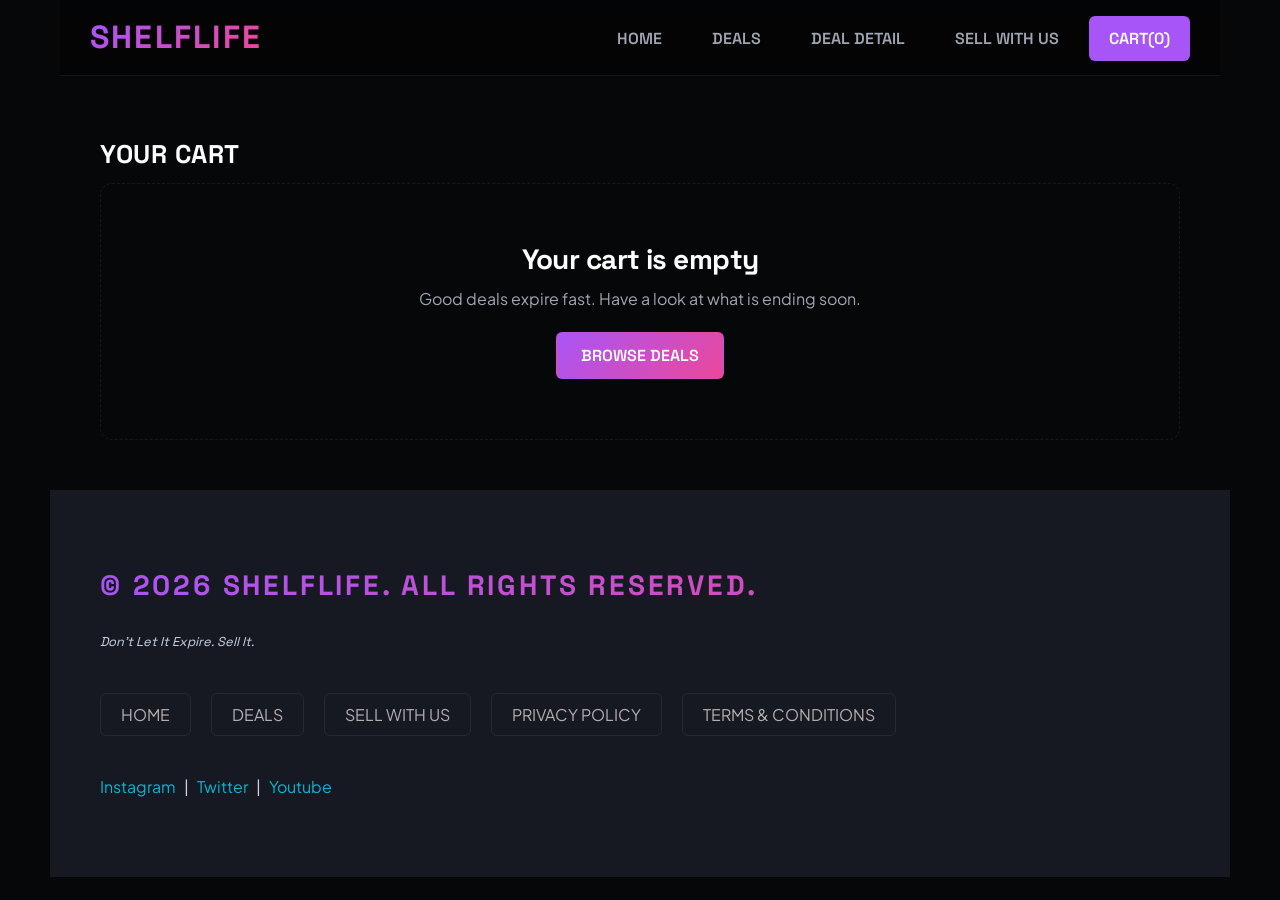
<file: cart.html>
<!DOCTYPE html>
<html lang="en">
<head>
    <meta charset="UTF-8">
    <meta name="viewport" content="width=device-width, initial-scale=1.0">
    <title>ShelfLife - Your Cart</title>
    <meta name="description" content="Review the near-expiry deals in your ShelfLife cart.">
    <meta name="theme-color" content="#060709">
    <link rel="icon" href="favicon.svg" type="image/svg+xml">
    <link rel="stylesheet" href="style.css">
</head>
<body>
    <header>
        <h1>ShelfLife</h1>
        <nav>
            <ul>
                <li><a href="index.html">Home</a></li>
                <li><a href="products.html">Deals</a></li>
                <li><a href="productdetail.html">Deal Detail</a></li>
                <li><a href="contact.html">Sell With Us</a></li>
                <li><a href="cart.html">Cart(0)</a></li>
            </ul>
        </nav>
    </header>

    <main>
        <section class="page-section">
            <h2>Your Cart</h2>

            <div id="cart-layout" class="cart-layout" hidden>
                <div id="cart-items"></div>
                <aside id="cart-summary" class="cart-summary"></aside>
            </div>

            <div id="cart-empty" class="cart-message" hidden>
                <h3>Your cart is empty</h3>
                <p>Good deals expire fast. Have a look at what is ending soon.</p>
                <a href="products.html" class="btn-primary">Browse deals</a>
            </div>

            <div id="order-done" class="cart-message" hidden>
                <h3>Order placed</h3>
                <p>Thanks for saving a product from the bin. This is a demo, so no payment was taken.</p>
                <a href="products.html" class="btn-primary">Keep shopping</a>
            </div>
        </section>
    </main>

    <footer id="footer">
        <h3>&copy; 2026 ShelfLife. All rights reserved.</h3>
        <p><em>Don't Let It Expire. Sell It.</em></p>
        <nav>
            <ul>
                <li><a href="index.html">Home</a></li>
                <li><a href="products.html">Deals</a></li>
                <li><a href="contact.html">Sell With Us</a></li>
                <li><a href="#">Privacy Policy</a></li>
                <li><a href="#">Terms &amp; Conditions</a></li>
            </ul>
        </nav>

        <a href="#">Instagram</a>|<a href="#">Twitter</a>|<a href="#">Youtube</a>
    </footer>

    <script src="cart.js"></script>
    <script src="ui.js"></script>
</body>
</html>
</file>
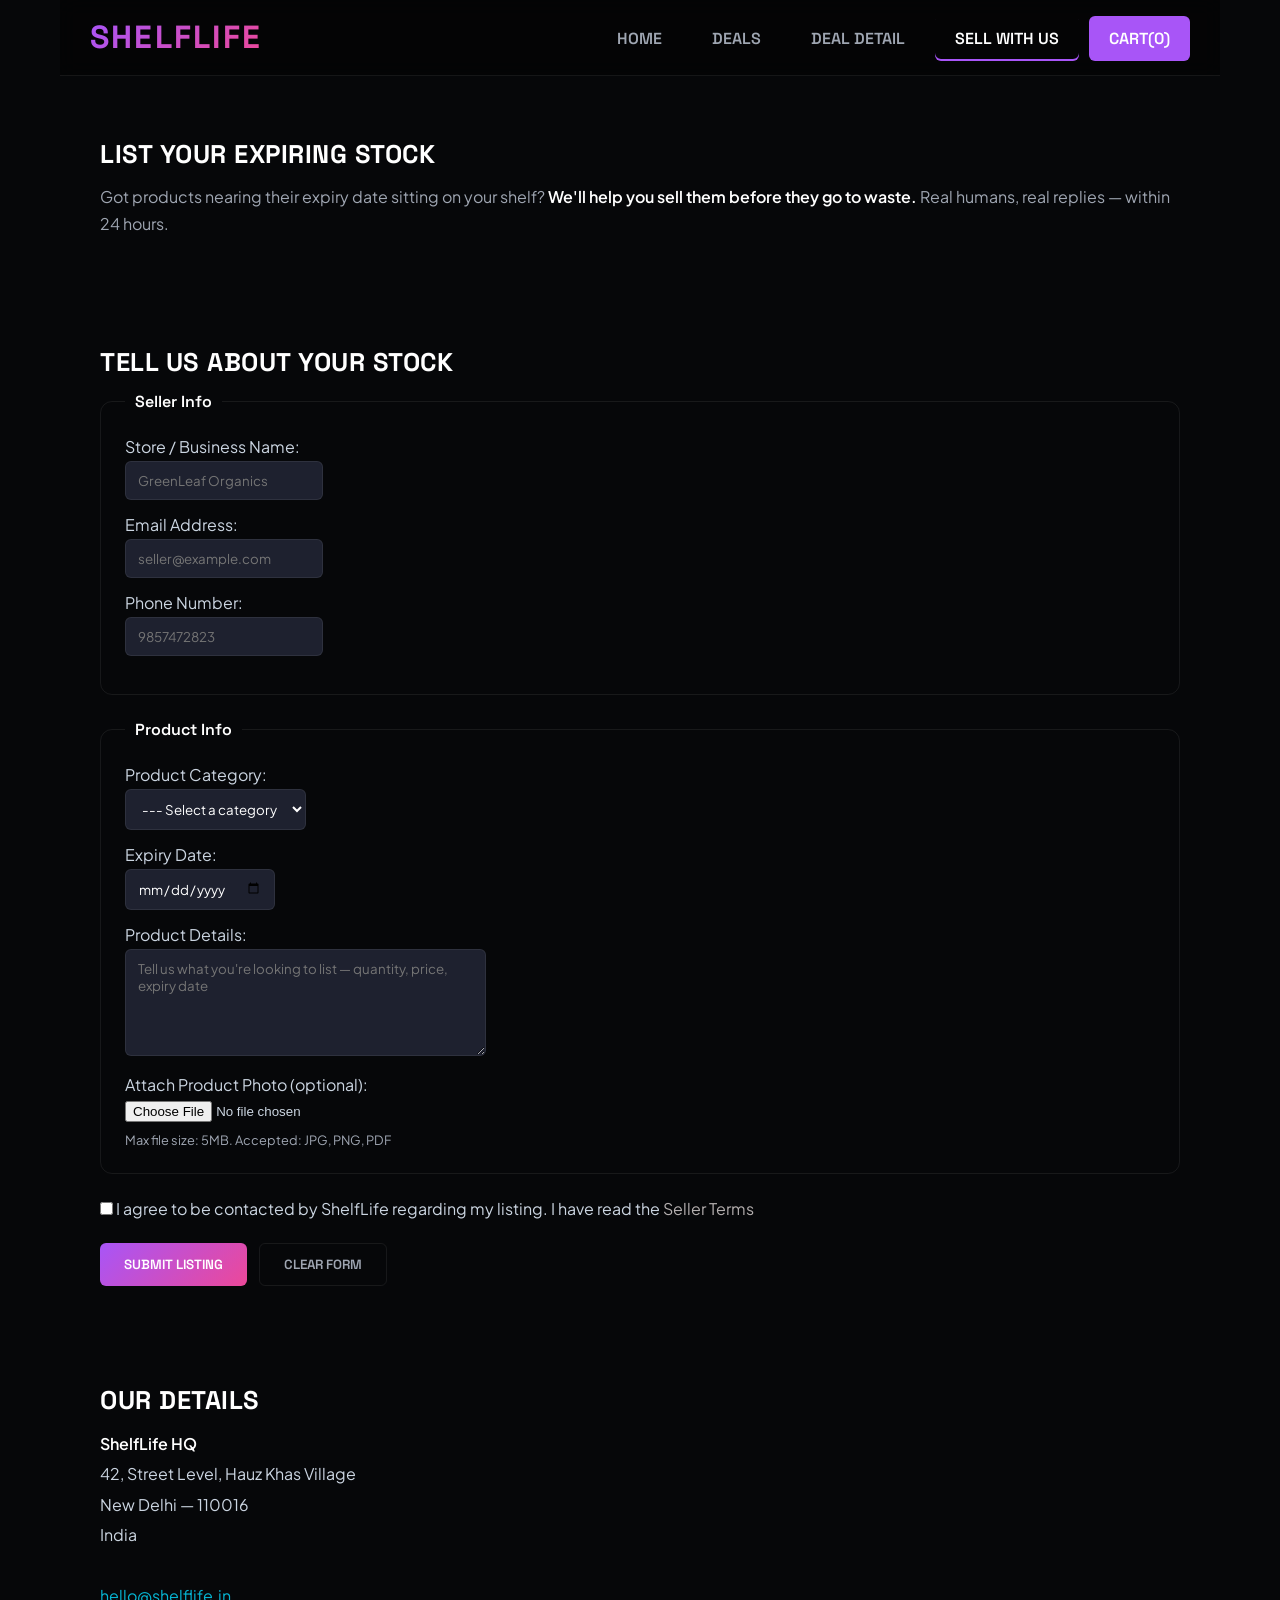
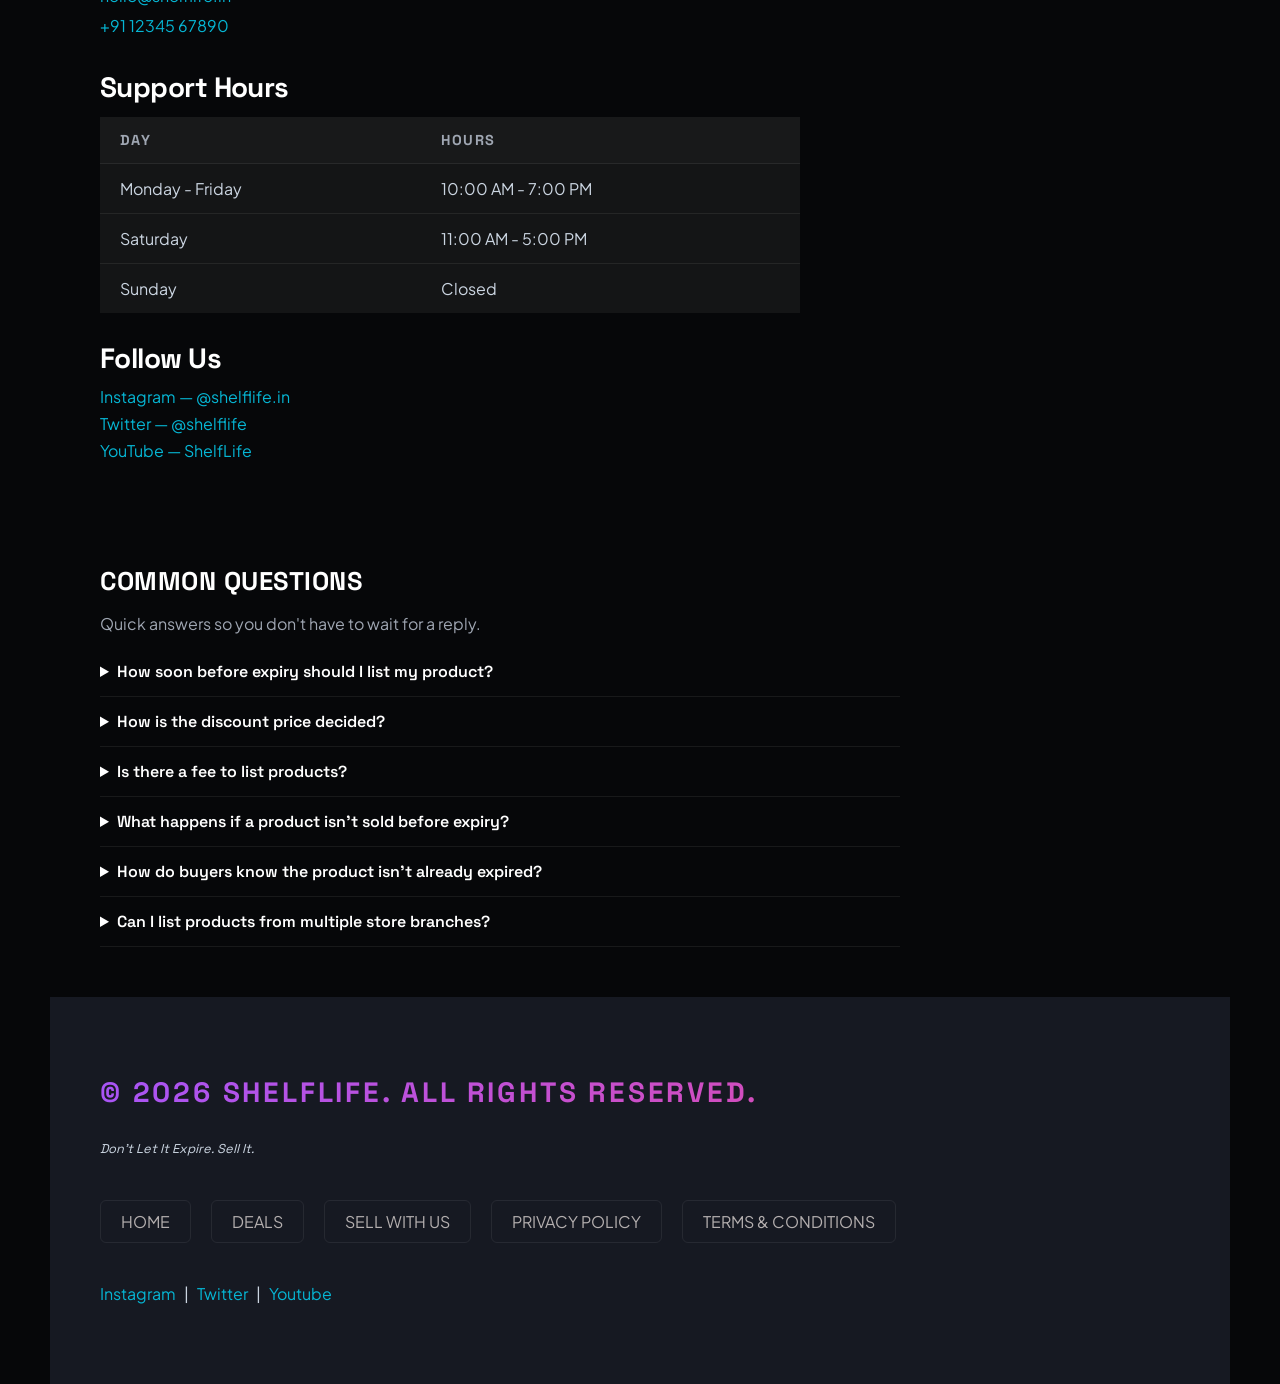
<file: contact.html>
<!DOCTYPE html>
<html lang="en">
<head>
    <meta charset="UTF-8">
    <meta name="viewport" content="width=device-width, initial-scale=1.0">
    <title>Contact - ShelfLife</title>
    <meta name="description" content="Sell your near-expiry stock on ShelfLife. List your products, get a reply within 24 hours and avoid waste.">
    <meta name="theme-color" content="#060709">
    <link rel="icon" href="favicon.svg" type="image/svg+xml">
    <link rel="stylesheet" href="style.css">
</head>
<body>
    <header>
        <h1>ShelfLife</h1>
        <nav>
            <ul>
                <li><a href="index.html">Home</a></li>
                <li><a href="products.html">Deals</a></li>
                <li><a href="productdetail.html">Deal Detail</a></li>
                <li><a href="contact.html">Sell With Us</a></li>
                <li><a href="cart.html">Cart(0)</a></li>
            </ul>
        </nav>
    </header>

    <main>
        <section class="page-section">
            <h2>List Your Expiring Stock</h2>
            <p>Got products nearing their expiry date sitting on your shelf? <strong>We'll help you sell them before they go to waste.</strong> Real humans, real replies — within 24 hours.</p>
        </section>

        <section class="page-section">
            <h2>Tell Us About Your Stock</h2>
            <form action="" id="seller-form">

                <fieldset>
                    <legend>Seller Info</legend>
                    <label for="store-name">Store / Business Name:</label>
                    <br>
                    <input type="text" id="store-name" name="store-name" placeholder="GreenLeaf Organics" required>
                    <br>
                    <label for="email-address">Email Address:</label>
                    <br>
                    <input type="email" id="email-address" name="email-address" placeholder="seller@example.com" required>
                    <br>
                    <label for="phone-number">Phone Number:</label>
                    <br>
                    <input type="tel" id="phone-number" name="phone-number" placeholder="9857472823">
                </fieldset>

                <fieldset>
                    <legend>Product Info</legend>
                    <label for="category">Product Category:</label>
                    <br>
                    <select name="category" id="category" required>
                        <option value="" selected disabled>--- Select a category</option>
                        <option value="groceries">Groceries</option>
                        <option value="bakery">Bakery</option>
                        <option value="dairy">Dairy</option>
                        <option value="personal-care">Personal Care</option>
                        <option value="snacks">Snacks</option>
                        <option value="other">Other</option>
                    </select>
                    <br>
                    <label for="expiry-date">Expiry Date:</label>
                    <br>
                    <input type="date" id="expiry-date" name="expiry-date">
                    <br>
                    <label for="message">Product Details:</label>
                    <br>
                    <textarea name="message" id="message" rows="5" cols="40" placeholder="Tell us what you're looking to list — quantity, price, expiry date"></textarea>
                    <br>
                    <label for="file">Attach Product Photo (optional):</label>
                    <br>
                    <input type="file" id="file" name="file" accept=".jpg,.jpeg,.png,.pdf">
                    <br>
                    <small>Max file size: 5MB. Accepted: JPG, PNG, PDF</small>
                </fieldset>

                <input type="checkbox" name="consent" id="consent" required>
                <label for="consent">I agree to be contacted by ShelfLife regarding my listing. I have read the <a href="#">Seller Terms</a></label>

                <div class="form-actions">
                    <button type="submit">Submit Listing</button>
                    <button type="reset" class="secondary">Clear form</button>
                </div>
            </form>
        </section>

        <section class="page-section">
            <h2>Our Details</h2>

            <address>
                <strong>ShelfLife HQ</strong><br>
                42, Street Level, Hauz Khas Village<br>
                New Delhi — 110016<br>
                India
                <br><br>
                <a href="mailto:hello@shelflife.in">hello@shelflife.in</a>
                <br>
                <a href="tel:+911234567890">+91 12345 67890</a>
            </address>

            <h3>Support Hours</h3>
            <table>
                <tr>
                    <th>Day</th>
                    <th>Hours</th>
                </tr>
                <tr>
                    <td>Monday - Friday</td>
                    <td>10:00 AM - 7:00 PM</td>
                </tr>
                <tr>
                    <td>Saturday</td>
                    <td>11:00 AM - 5:00 PM</td>
                </tr>
                <tr>
                    <td>Sunday</td>
                    <td>Closed</td>
                </tr>
            </table>

            <h3>Follow Us</h3>

            <ul class="link-list">
                <li><a href="#">Instagram — @shelflife.in</a></li>
                <li><a href="#">Twitter — @shelflife</a></li>
                <li><a href="#">YouTube — ShelfLife</a></li>
            </ul>
        </section>

        <section class="page-section">
            <h2>Common questions</h2>
            <p>Quick answers so you don't have to wait for a reply.</p>

            <details>
                <summary>How soon before expiry should I list my product?</summary>
                <p>You can list anytime, but products <strong>within 15 days of expiry</strong> get automatically flagged for discount pricing and appear on our "Ending Soon" section for maximum visibility.</p>
            </details>
            <details>
                <summary>How is the discount price decided?</summary>
                <p>You set your own discount when listing. We recommend <strong>30—50% off</strong> based on days remaining — the closer to expiry, the higher the recommended discount to sell faster.</p>
            </details>
            <details>
                <summary>Is there a fee to list products?</summary>
                <p>Listing is <strong>free</strong> for verified local sellers. We only take a small commission on completed sales, so you only pay when you actually sell.</p>
            </details>
            <details>
                <summary>What happens if a product isn't sold before expiry?</summary>
                <p>Unsold listings are automatically removed <strong>2 days before</strong> the expiry date to keep the platform trustworthy for buyers.</p>
            </details>
            <details>
                <summary>How do buyers know the product isn't already expired?</summary>
                <p>Every listing shows the <strong>exact expiry date</strong> and days remaining. We verify seller-submitted dates and remove any inaccurate listings.</p>
            </details>
            <details>
                <summary>Can I list products from multiple store branches?</summary>
                <p>Yes. ShelfLife supports multi-branch sellers. Reach out via the form above and select <strong>"Other"</strong> as the category, and mention your branches in the message.</p>
            </details>
        </section>
    </main>

    <footer id="footer">
        <h3>&copy; 2026 ShelfLife. All rights reserved.</h3>
        <p><em>Don't Let It Expire. Sell It.</em></p>
        <nav>
            <ul>
                <li><a href="index.html">Home</a></li>
                <li><a href="products.html">Deals</a></li>
                <li><a href="contact.html">Sell With Us</a></li>
                <li><a href="#">Privacy Policy</a></li>
                <li><a href="#">Terms &amp; Conditions</a></li>
            </ul>
        </nav>

        <a href="#">Instagram</a>|<a href="#">Twitter</a>|<a href="#">Youtube</a>
    </footer>

    <script src="cart.js"></script>
    
    <script src="forms.js"></script>
    <script src="ui.js"></script>
</body>
</html>
</file>
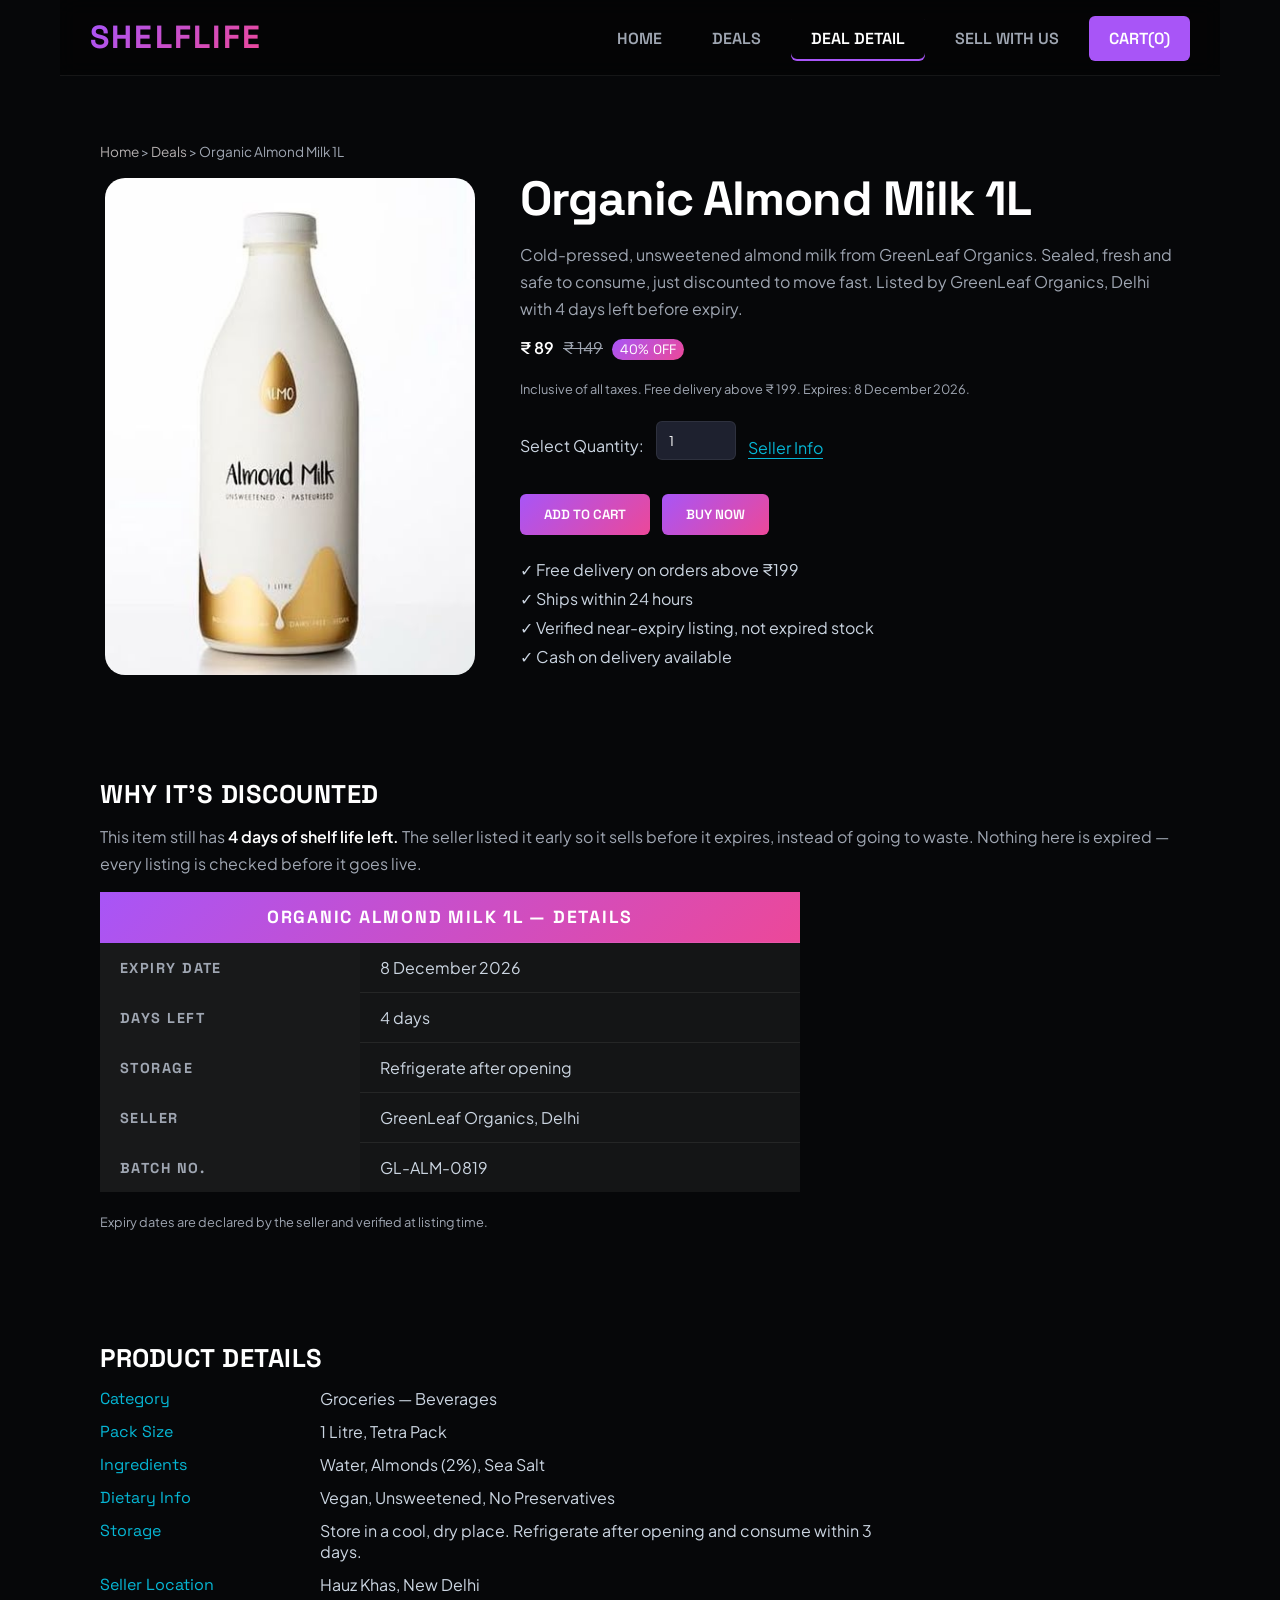
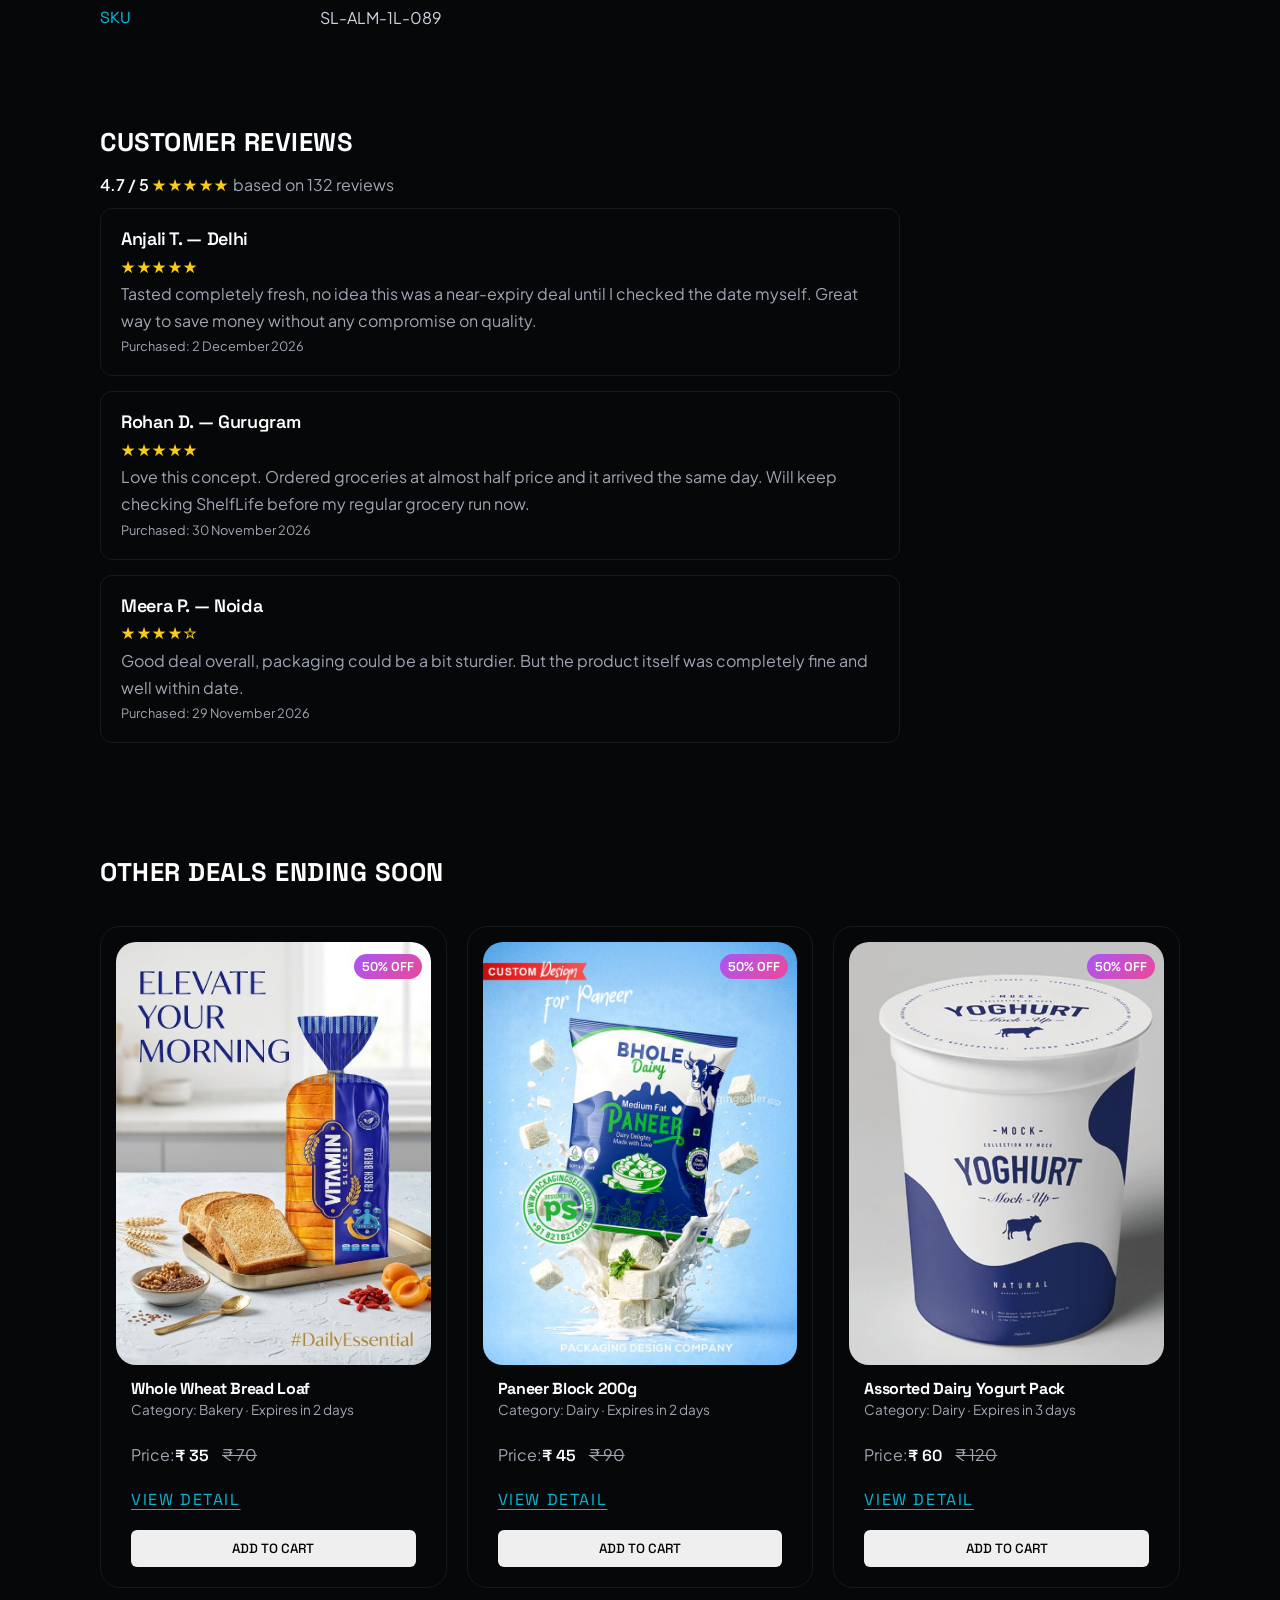
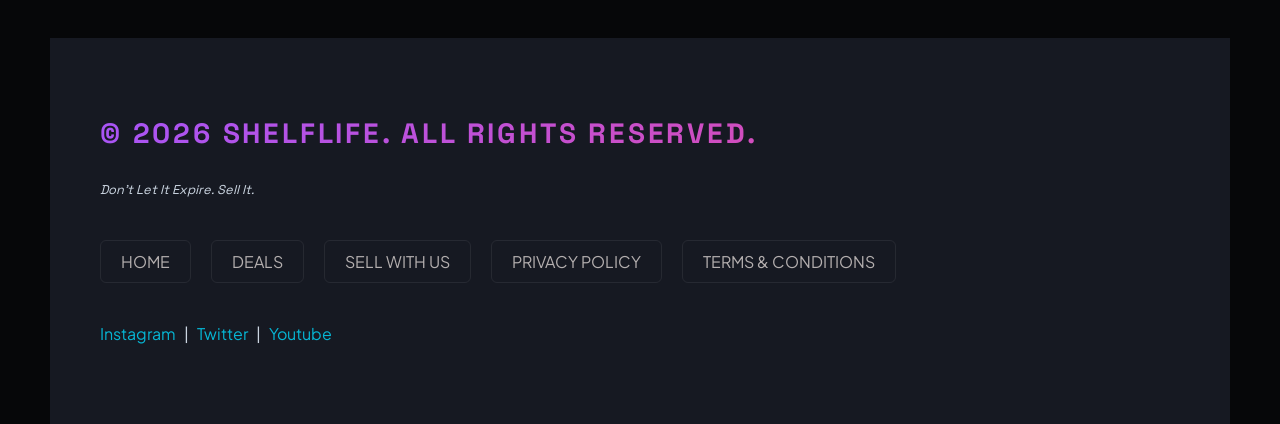
<file: productdetail.html>
<!DOCTYPE html>
<html lang="en">
<head>
    <meta charset="UTF-8">
    <meta name="viewport" content="width=device-width, initial-scale=1.0">
    <title>ShelfLife - Deal Detail</title>
    <meta name="description" content="See the price, expiry date, seller and reviews for this near-expiry deal on ShelfLife.">
    <meta name="theme-color" content="#060709">
    <link rel="icon" href="favicon.svg" type="image/svg+xml">
    <link rel="stylesheet" href="style.css">
</head>
<body>
    <header>
        <h1>ShelfLife</h1>
        <nav>
            <ul>
                <li><a href="index.html">Home</a></li>
                <li><a href="products.html">Deals</a></li>
                <li><a href="productdetail.html">Deal Detail</a></li>
                <li><a href="contact.html">Sell With Us</a></li>
                <li><a href="cart.html">Cart(0)</a></li>
            </ul>
        </nav>
    </header>

    <main>
        <section class="page-section detail-section">
            <p class="breadcrumb"><a href="index.html">Home</a> &gt; <a href="products.html">Deals</a> &gt; <span id="crumb-name"></span></p>

            <div class="detail-hero">
                <figure>
                    <img id="detail-img" src="" alt="">
                    <figcaption id="detail-cap"></figcaption>
                </figure>

                <div class="detail-info">
                    <h1 id="detail-name"></h1>
                    <p id="detail-desc"></p>
                    <p>
                        <strong class="price-now" id="detail-price"></strong>&nbsp;&nbsp;
                        <s id="detail-mrp"></s>&nbsp;&nbsp;&nbsp;<mark id="detail-off"></mark>
                    </p>
                    <p><small id="detail-note"></small></p>

                    <div class="qty-row">
                        <label for="quantity">Select Quantity:</label>
                        <input type="number" id="quantity" name="quantity" min="1" max="10" step="1" value="1" required>
                        <a href="#">Seller Info</a>
                    </div>

                    <div class="actions">
                        <button type="button" data-action="add">Add to Cart</button>
                        <button type="button" data-action="buy">Buy Now</button>
                    </div>

                    <ul>
                        <li>&#10003; Free delivery on orders above &#8377;199</li>
                        <li>&#10003; Ships within 24 hours</li>
                        <li>&#10003; Verified near-expiry listing, not expired stock</li>
                        <li>&#10003; Cash on delivery available</li>
                    </ul>
                </div>
            </div>
        </section>

        <section class="page-section detail-section">
            <h2>Why It's Discounted</h2>
            <p id="why-text"></p>

            <table>
                <tr>
                    <th colspan="2" id="t-title"></th>
                </tr>
                <tr>
                    <th>Expiry Date</th>
                    <td id="t-expiry"></td>
                </tr>
                <tr>
                    <th>Days Left</th>
                    <td id="t-days"></td>
                </tr>
                <tr>
                    <th>Storage</th>
                    <td id="t-storage"></td>
                </tr>
                <tr>
                    <th>Seller</th>
                    <td id="t-seller"></td>
                </tr>
                <tr>
                    <th>Batch No.</th>
                    <td id="t-batch"></td>
                </tr>
            </table>
            <p><small>Expiry dates are declared by the seller and verified at listing time.</small></p>
        </section>

        <section class="page-section detail-section">
            <h2>Product Details</h2>
            <dl id="detail-list"></dl>
        </section>

        <section class="page-section detail-section">
            <h2>Customer Reviews</h2>
            <p><strong id="rating-avg"></strong> <span class="stars" id="rating-stars"></span> based on <span id="rating-count"></span> reviews</p>
            <div id="reviews-list"></div>
        </section>

        <section class="page-section detail-section">
            <h2>Other Deals Ending Soon</h2>
            <div class="cards" id="other-deals"></div>
        </section>

        <section class="page-section" id="not-found" hidden>
            <h2>Deal not found</h2>
            <p>This deal may have expired or the link is wrong.</p>
            <p><a href="products.html" class="btn-primary">Browse all deals</a></p>
        </section>
    </main>

    <footer id="footer">
        <h3>&copy; 2026 ShelfLife. All rights reserved.</h3>
        <p><em>Don't Let It Expire. Sell It.</em></p>
        <nav>
            <ul>
                <li><a href="index.html">Home</a></li>
                <li><a href="products.html">Deals</a></li>
                <li><a href="contact.html">Sell With Us</a></li>
                <li><a href="#">Privacy Policy</a></li>
                <li><a href="#">Terms &amp; Conditions</a></li>
            </ul>
        </nav>

        <a href="#">Instagram</a>|<a href="#">Twitter</a>|<a href="#">Youtube</a>
    </footer>

    <script src="products.js" onerror="document.querySelectorAll('.detail-section').forEach(function(s){s.hidden=true});var nf=document.getElementById('not-found');nf.hidden=false;nf.querySelector('h2').textContent='products.js not found';nf.querySelector('p').textContent='Put products.js in the same folder as productdetail.html and reload.'"></script>
    <script src="cart.js"></script>
    <script src="ui.js"></script>
</body>
</html>
</file>
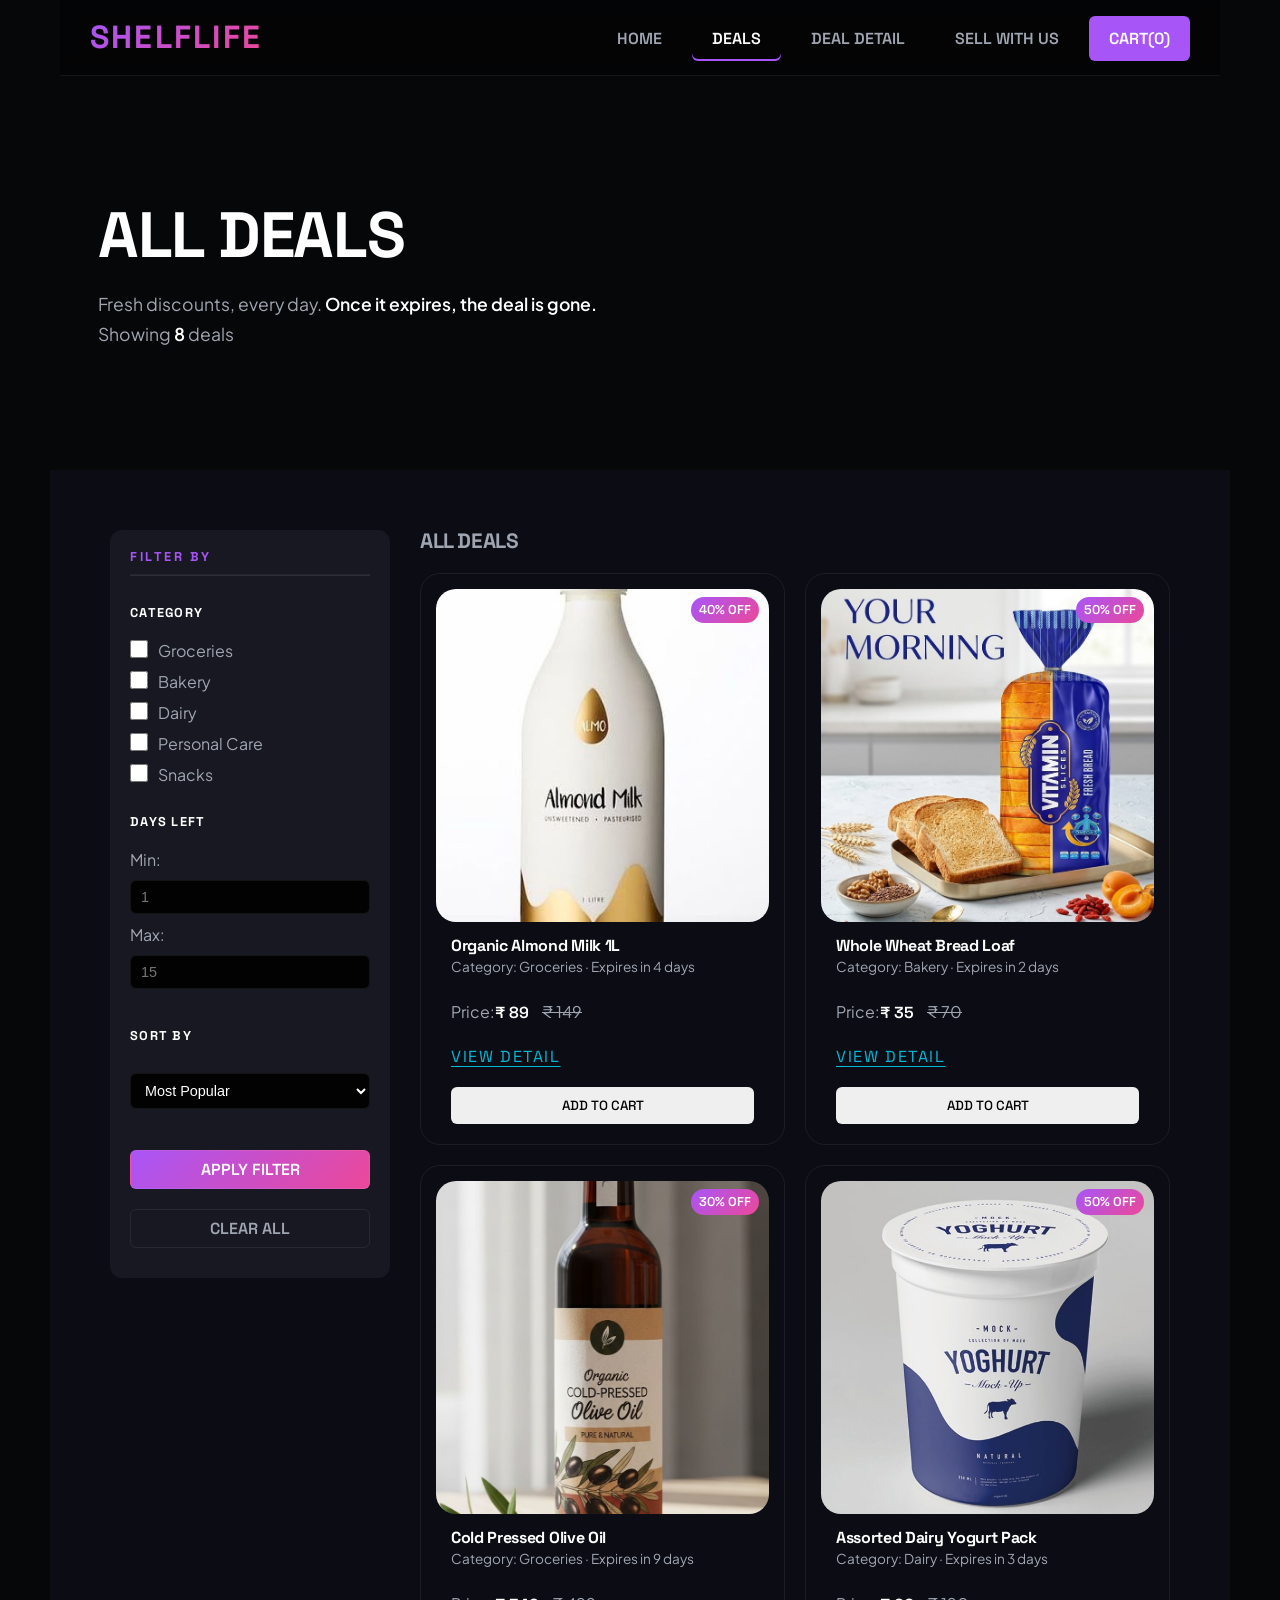
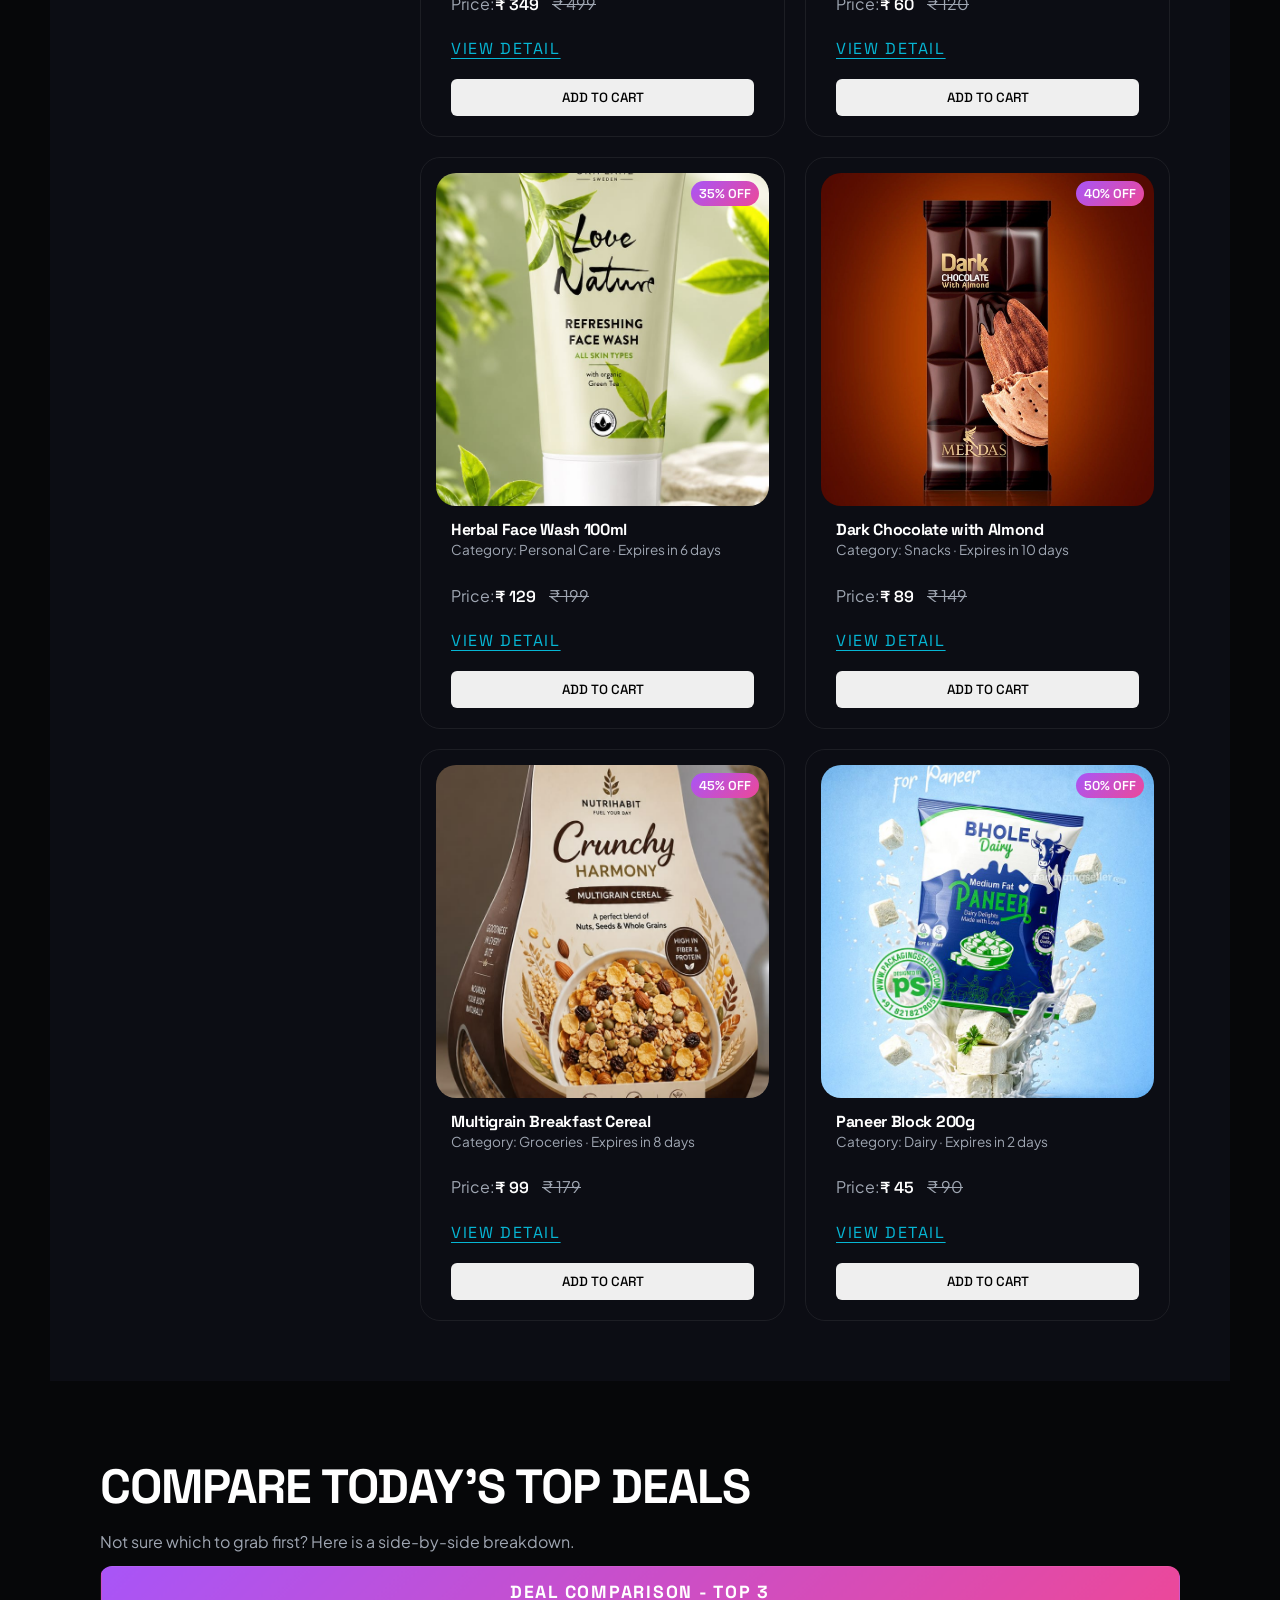
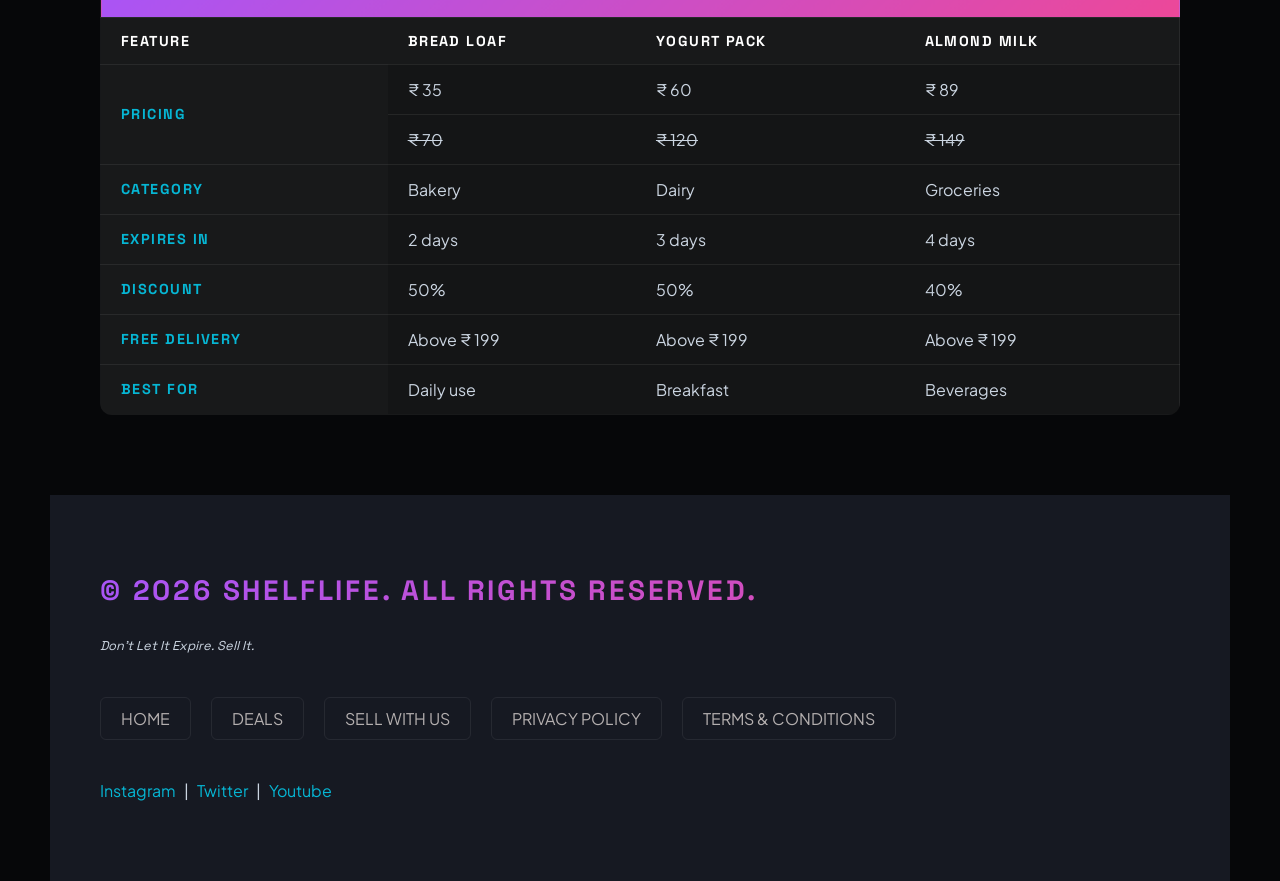
<file: products.html>
<!DOCTYPE html>
<html lang="en">
<head>
    <meta charset="UTF-8">
    <meta name="viewport" content="width=device-width, initial-scale=1.0">
    <title>ShelfLife - All Deals</title>
    <meta name="description" content="Browse all near-expiry deals on groceries, bakery, dairy, personal care and snacks. Filter by category and days left.">
    <meta name="theme-color" content="#060709">
    <link rel="icon" href="favicon.svg" type="image/svg+xml">
    <link rel="stylesheet" href="style.css">
</head>
<body>
    <header>
        <h1>ShelfLife</h1>
        <nav>
            <ul>
                <li><a href="index.html">Home</a></li>
                <li><a href="products.html">Deals</a></li>
                <li><a href="productdetail.html">Deal Detail</a></li>
                <li><a href="contact.html">Sell With Us</a></li>
                <li><a href="cart.html">Cart(0)</a></li>
            </ul>
        </nav>
    </header>

    <main>
        <section id="catalogue">
            <h2>All Deals</h2>
            <p>Fresh discounts, every day.<strong> Once it expires, the deal is gone.</strong></p>
            <p>Showing <strong id="deal-count">8</strong> deals</p>
        </section>

        <div id="product-layout">
            <section id="sidebar">
                <h2>Filter By</h2>
                <hr>
                <h3>Category</h3>
                <ul>
                <li>
                    <input type="checkbox" id="groceries" name="category" value="groceries">
                    <label for="groceries">Groceries</label>
                </li>
                <li>
                    <input type="checkbox" id="bakery" name="category" value="bakery">
                    <label for="bakery">Bakery</label>
                </li>
                <li>
                    <input type="checkbox" id="dairy" name="category" value="dairy">
                    <label for="dairy">Dairy</label>
                </li>
                <li>
                    <input type="checkbox" id="personal-care" name="category" value="personal-care">
                    <label for="personal-care">Personal Care</label>
                </li>
                <li>
                    <input type="checkbox" id="snacks" name="category" value="snacks">
                    <label for="snacks">Snacks</label>
                </li>
                </ul>

                <h3>Days Left</h3>

                <label for="min">Min:</label>
                <input type="number" name="min" id="min" min="0" placeholder="1">
                <br>
                <label for="max">Max:</label>
                <input type="number" name="max" id="max" max="15" placeholder="15">

                <h3>Sort By</h3>

                <select name="sort-by" id="sort-by">
                    <option value="popular">Most Popular</option>
                    <option value="expiring">Expiring Soonest</option>
                    <option value="price-asc">Price Low to High</option>
                    <option value="discount-desc">Discount High to Low</option>
                </select>
                <br><br>

                <button type="button" id="apply-filter">Apply Filter</button>
                <button type="button" id="clear-filter">Clear all</button>
            </section>

            <section id="products">
                <h2>All Deals</h2>

                <div class="grid" id="deal-grid"></div>
                <p id="no-results" hidden>No deals match these filters. Try widening the days range or clearing the filters.</p>
            </section>
        </div>

        <section id="best-sellers" class="compare-best-sellers">
            <h2>Compare Today's Top Deals</h2>
            <p>Not sure which to grab first? Here is a side-by-side breakdown.</p>

            <table>
                <tr>
                    <th colspan="4">Deal Comparison - Top 3</th>
                </tr>
                <tr>
                    <th>Feature</th>
                    <th>Bread Loaf</th>
                    <th>Yogurt Pack</th>
                    <th>Almond Milk</th>
                </tr>
                <tr>
                    <th rowspan="2">Pricing</th>
                    <td>₹ 35</td>
                    <td>₹ 60</td>
                    <td>₹ 89</td>
                </tr>
                <tr>
                    <td><s>₹ 70</s></td>
                    <td><s>₹ 120</s></td>
                    <td><s>₹ 149</s></td>
                </tr>
                <tr>
                    <th>Category</th>
                    <td>Bakery</td>
                    <td>Dairy</td>
                    <td>Groceries</td>
                </tr>
                <tr>
                    <th>Expires In</th>
                    <td>2 days</td>
                    <td>3 days</td>
                    <td>4 days</td>
                </tr>
                <tr>
                    <th>Discount</th>
                    <td>50%</td>
                    <td>50%</td>
                    <td>40%</td>
                </tr>
                <tr>
                    <th>Free Delivery</th>
                    <td>Above ₹ 199</td>
                    <td>Above ₹ 199</td>
                    <td>Above ₹ 199</td>
                </tr>
                <tr>
                    <th>Best For</th>
                    <td>Daily use</td>
                    <td>Breakfast</td>
                    <td>Beverages</td>
                </tr>
            </table>
        </section>
    </main>

    <footer id="footer">
        <h3>&copy; 2026 ShelfLife. All rights reserved.</h3>
        <p><em>Don't Let It Expire. Sell It.</em></p>
        <nav>
            <ul>
                <li><a href="index.html">Home</a></li>
                <li><a href="products.html">Deals</a></li>
                <li><a href="contact.html">Sell With Us</a></li>
                <li><a href="#">Privacy Policy</a></li>
                <li><a href="#">Terms &amp; Conditions</a></li>
            </ul>
        </nav>

        <a href="#">Instagram</a>|<a href="#">Twitter</a>|<a href="#">Youtube</a>
    </footer>

    <script src="products.js"></script>
    <script src="cart.js"></script>
    <script src="script.js"></script>
    <script src="ui.js"></script>
</body>
</html>
</file>
<file: style.css>
@import url('https://fonts.googleapis.com/css2?family=Plus+Jakarta+Sans:wght@300;400;500;600;700;800&family=Space+Grotesk:wght@400;500;600;700;800&display=swap');


* {
    padding: 0;
    margin: 0;
    box-sizing: border-box;
}

:root {
    /* Brand Theme Colors */
    --color-primary: #a855f7;
    --color-primary-glow: rgba(168, 85, 247, 0.25);
    --color-secondary: #ec4899;
    --color-secondary-glow: rgba(236, 72, 153, 0.25);
    --color-accent: #06b6d4;


    /* Base & Layout Backgrounds */
    --color-bg-base: #060709;
    --color-bg-section: #0c0d14;
    --color-bg-footer: #161922;
    --color-surface: #11131a;
    --color-surface-muted: #1e212f;


    /* Borders */
    --color-border: rgba(255, 255, 255, 0.07);


    /* Typography Text Colors */
    --white: #ffffff;
    --color-text-body: #cbd5e1;
    --color-text-muted: #9fa6b2;
    --font-display: 'Space Grotesk', sans-serif;
    --font-body: 'Plus Jakarta Sans', sans-serif;
    --radius-sm: 6px;
    --radius-md: 12px;
    --radius-lg: 20px;
    --shadow-sm: 0 4px 12px rgba(0, 0, 0, 0.5);
    --shadow-md: 0 12px 36px rgba(0, 0, 0, 0.7);
    --shadow-lg: 0 24px 64px rgba(0, 0, 0, 0.9);
    --gradient-accent: linear-gradient(135deg, var(--color-primary) 0%, var(--color-secondary) 100%);
    --gradient-secondary: linear-gradient(135deg, var(--color-accent) 0%, #3b82f6 100%);
}

html {
    font-size: 16px;
}

h1,
h2,
h3,
h4,
h5,
h6 {
    font-family: var(--font-display);
    font-weight: 700;
    line-height: 1.1;
    letter-spacing: -0.02em;
    color: var(--white);
}


h1 {
    font-size: clamp(2.4rem, 6vw, 5rem);
}

h2 {
    font-size: clamp(1.8rem, 4vw, 3rem);
}

h3 {
    font-size: clamp(1.2rem, 2.5vw, 1.75rem);
}

h4 {
    font-size: 1.125rem;
    font-weight: 600;
}

p {
    font-size: 1rem;
    line-height: 1.7;
    color: var(--color-text-muted);
}


small {
    font-size: 0.8rem;
    color: var(--color-text-muted);
}

strong {
    color: var(--white);
    font-weight: 600;
}

em {
    color: var(--color-text-body);
}

ul {
    list-style: none;
}

a {
    color: rgb(180, 175, 175);
    text-decoration: none;
}


/* FIX: body pe default text color nahi tha, isliye text black ho ke dikhta nahi tha */
body {
    background-color: var(--color-bg-base);
    color: var(--color-text-body);
    font-family: var(--font-body);
    padding: 0 50px;
    opacity: 1;
}

/* Screen-reader only (labels jo dikhne nahi chahiye) */
.sr-only {
    position: absolute;
    width: 1px;
    height: 1px;
    overflow: hidden;
    clip: rect(0, 0, 0, 0);
    white-space: nowrap;
}

header {
    position: fixed;
    background-color: rgba(4, 4, 4, 0.604);
    backdrop-filter: blur(10px);
    -webkit-backdrop-filter: blur(10px);
    display: flex;
    left: 60px;
    right: 60px;
    border-bottom: 1px solid var(--color-border);
    justify-content: space-between;
    align-items: center;
    padding: 20px 30px;
    text-transform: uppercase;
    z-index: 10;

}

header nav ul {
    display: flex;
    gap: 10px;
}

header h1 {
    font-size: 2rem;
    letter-spacing: 0.07em;
    background: var(--gradient-accent);
    background-clip: text;
    -webkit-background-clip: text;
    color: transparent;
    -webkit-text-fill-color: transparent;
}


header nav a {
    font-family: var(--font-display);
    color: var(--color-text-muted);
    padding: 12px 20px;
    border-radius: var(--radius-sm);
    font-weight: 600;
    text-wrap: nowrap;
}

header nav a:hover {
    background-color: rgba(32, 31, 31, 0.605);
    color: var(--white);
}

header nav li:last-child a {
    background-color: var(--color-primary);
    color: var(--white);
}

header nav li:last-child a:hover {
    background-color: var(--color-secondary);
}

main {
    padding-top: 80px;
}

#hero {
    height: 90vh;
    display: flex;
    justify-content: space-between;
    align-items: center;
    padding: 50px 40px;
}

.left-hero {
    display: flex;
    flex-direction: column;
    gap: 10px;
    max-width: 690px;
}

.left-hero h2 {
    font-size: 5rem;
    text-transform: uppercase;
}

#gradient-text {
    background: var(--gradient-accent);
    background-clip: text;
    -webkit-background-clip: text;
    color: transparent;
    -webkit-text-fill-color: transparent;
}

#hero p {
    font-size: 1.4rem;
    font-family: var(--font-body);
}

#cta {
    display: flex;
    gap: 20px;
    margin-top: 20px;
}

#cta a {
    padding: 15px 30px;
    border-radius: var(--radius-sm);
    text-transform: uppercase;
    font-family: var(--font-display);
    font-weight: 700; /* FIX: pehle 700px tha (invalid) */
    color: var(--white);
}

.btn1 {
    background: var(--gradient-accent);
    display: flex;
    justify-content: center;
    align-items: center;

}

.btn1:hover {
    box-shadow: 0 8px 20px rgba(223, 71, 190, 0.506);
    background: linear-gradient(135deg, #a54ef7 0%, #f2459b 100%);
}

.btn2 {
    border: 2px solid rgba(104, 104, 104, 0.926);
}

.btn2:hover {
    background-color: rgba(255, 255, 255, 0.07);
    border-color: var(--white);
}

.right-hero {
    flex: 1;
    display: flex;
    justify-content: center;
    align-items: center;
    height: 500px;
    position: relative;
}

.right-hero img {
    height: 500px;
    width: 400px;
    object-fit: cover;
    border-radius: var(--radius-lg);
    z-index: 1;
    box-shadow: var(--shadow-md);

    animation: figure-animate 3s infinite alternate;
}

@keyframes figure-animate {

    0% {
        transform: translateY(0);
    }

    100% {

        transform: translateY(-30px);
    }

}

.right-hero img:hover {
    border: 1px solid var(--color-primary);
    box-shadow: var(--shadow-lg);
}

.glow {
    width: 400px;
    height: 400px;
    border-radius: 50%;
    position: absolute;
    filter: blur(50px);

    animation: orb-animate 6s infinite 1s alternate;

}

@keyframes orb-animate {

    0% {
        opacity: 0.3;
    }

    100% {
        opacity: 0.9;
    }

}

.orb1 {
    top: 0%;
    left: 10%;
    background-color: var(--color-primary);
}

.orb2 {
    bottom: 0%;
    right: 10%;
    background-color: var(--color-secondary);
}

#week-drop {
    background-color: #0C0D14;
    padding: 80px 60px;
}

#week-drop h2 {
    text-transform: uppercase;
}

#week-drop>p {
    margin: 15px 0;
    font-family: var(--font-body);
}

.cards {
    display: flex;
    flex-wrap: wrap;
    gap: 20px;
    margin-top: 40px;
}

.cards article,
.grid article {
    flex: 1 1 220px;
    display: flex;
    flex-direction: column;
    padding: 10px;
    border-radius: var(--radius-lg);
    overflow: hidden;
    border: 1px solid var(--color-border);
    transition: all 0.5s linear 0s;
}

figure {
    overflow: hidden;
    aspect-ratio: 3/4;
    padding: 5px;
    border-radius: var(--radius-lg);
}

.grid article figure {
    aspect-ratio: 4/4;
}

figcaption {
    display: none;
}

figure img {
    width: 100%;
    height: 100%;
    object-fit: cover;
    border-radius: var(--radius-lg);
    transition: all 0.5s linear 0s;
}

/* Image placeholder (used until real product photos are added) */
.img-placeholder {
    width: 100%;
    height: 100%;
    display: flex;
    align-items: center;
    justify-content: center;
    text-align: center;
    padding: 10px;
    border-radius: var(--radius-lg);
    background: linear-gradient(135deg, var(--color-surface) 0%, var(--color-surface-muted) 100%);
    border: 1px dashed var(--color-border);
    color: var(--color-text-muted);
    font-family: var(--font-body);
    font-size: 0.8rem;
    text-transform: uppercase;
    letter-spacing: 0.05em;
    transition: all 0.5s linear 0s;
}

.right-hero .img-placeholder {
    height: 500px;
    width: 400px;
    border-radius: var(--radius-lg);
}

/* Product detail page: image + info side by side, image capped in size */
.detail-hero {
    display: flex;
    gap: 40px;
    align-items: flex-start;
    flex-wrap: wrap;
}

.detail-hero figure {
    flex: 0 0 380px;
    max-width: 380px;
    width: 100%;
}

.detail-hero .detail-info {
    flex: 1 1 320px;
    min-width: 280px;
}



article {
    position: relative;
}

article h3 {
    padding: 10px 20px 0;
    font-size: 1rem;
}

article p:first-of-type {
    padding: 0 20px;
    font-family: var(--font-body);
    font-size: 0.85rem;

}

article p span {
    color: var(--color-primary);
    font-weight: 700;
}

article p:nth-of-type(2) {
    padding: 20px 20px;
    font-family: var(--font-body);
}

article p:nth-of-type(2) strong {
    font-family: var(--font-display);
}

article p:nth-of-type(2) s {
    margin-left: 10px;
}


article p:nth-of-type(3) mark {
    background: var(--gradient-accent);
    padding: 2px 8px;
    border-radius: var(--radius-lg);
    color: var(--white);
    font-family: var(--font-display);
    font-weight: 600;
    position: absolute;
    top: 4%;
    right: 7%;
    font-size: 0.8rem;
}

article>a {
    color: var(--color-accent);
    text-decoration: underline;
    text-transform: uppercase;
    letter-spacing: 0.1em;
    font-family: var(--font-display);
    text-underline-offset: 4px;
    padding: 0px 20px 10px;
}

article>a:hover {

    color: var(--color-secondary)
}

article>button {
    margin: 10px 20px;
    padding: 10px 20px;
    border-radius: var(--radius-sm);
    border: none;
    text-transform: uppercase;
    font-family: var(--font-display);
    font-weight: 500;
}

article>button:hover {
    color: var(--white);
    background-color: var(--color-primary);
    cursor: pointer;
}

article:hover {
    border: 1px solid var(--color-primary);
    box-shadow: 0 10px 10px var(--color-primary-glow);
    transform: translateY(-10px);

}

article:hover>figure img {
    transform: scale(1.1);
}


/* FIX: pehle .best-sellers (class) tha, HTML mein id="best-sellers" hai */
#best-sellers {
    padding: 80px 50px;
}

#best-sellers h2 {
    text-transform: uppercase;
    margin-bottom: 15px;

}

#best-sellers table {
    width: 100%;
    border-radius: var(--radius-md);
    overflow: hidden;
    border-collapse: collapse;
}

/* FIX: sirf colspan="5" nahi, koi bhi colspan wali heading row */
th[colspan] {
    background: var(--gradient-accent);
    padding: 14px 20px;
    font-family: var(--font-display);
    letter-spacing: 0.1em;
    text-transform: uppercase;
    font-size: 1.1rem;
    text-align: center;
    color: white;

}

th {
    padding: 14px 20px;
    text-align: left;
    background-color: rgba(255, 255, 255, 0.07);
    font-family: var(--font-display);
    text-transform: uppercase;
    color: var(--color-text-muted);
    letter-spacing: 0.1em;
    font-size: 0.9rem;
}

td {
    padding: 14px 20px;
    font-family: var(--font-body);
    color: var(--color-text-body);
    background-color: rgba(30, 30, 30, 0.605);
    border-top: 1px solid var(--color-border);
}

tr:hover>td {
    background-color: rgba(255, 255, 255, 0.07);
}

#best-sellers tr:hover td:first-child {
    color: var(--color-secondary);
}

/* FIX: id ka case mismatch tha (why-threadCo vs why-threadco) -> ab why-shelflife */
#why-shelflife {
    padding: 80px 50px;
    color: white;
}


#why-shelflife h2 {
    text-transform: uppercase;
    margin-bottom: 6px;
}

#why-shelflife p {
    font-family: var(--font-body);
    margin-bottom: 5px;
}

#why-shelflife ul {
    display: flex;
    flex-wrap: wrap;
    gap: 20px;
    margin: 50px 0;
}

#why-shelflife ul li {
    flex: 1 1 240px;
    background-color: var(--color-surface);
    padding: 24px;
    border-radius: var(--radius-md);
    border: 1px solid var(--color-border);
    border-left: 4px solid var(--color-accent);
    font-family: var(--font-body);
    color: var(--color-text-muted);
    font-size: 0.9rem;
}

#why-shelflife ul li:hover {
    border-left: 4px solid var(--color-primary);
}

#why-shelflife ul li strong {
    display: block;
    font-family: var(--font-display);
    margin-bottom: 10px;
    font-size: 1.2rem;
}


#why-shelflife dl {
    margin: 10px;
    border-top: 1px solid var(--color-border);
    display: flex;
    flex-wrap: wrap;
    padding: 30px 0;
    gap: 10px;
}

#why-shelflife dl section {
    flex: 1 1 270px;
    border: 1px solid var(--color-border);
    padding: 24px;
    border-radius: var(--radius-md);
}

#why-shelflife dl section:hover {
    background-color: rgba(255, 255, 255, 0.07);
    border: 1px solid var(--color-primary);
}

#why-shelflife dl dt {
    color: var(--color-accent);
    font-family: var(--font-display);
    margin-bottom: 10px;
    text-transform: uppercase;
}

#why-shelflife dl dd {
    font-family: var(--font-body);
    color: var(--color-text-muted);
    font-size: 0.9rem;
}

#get-early {
    background-color: var(--color-surface);
    text-align: center;
    padding: 120px 30px;
}

#get-early h2 {
    text-transform: uppercase;
    padding: 15px 0;
}

#get-early p {
    font-family: var(--font-body);
    padding: 20px 0;
    font-size: 1.1rem;
    max-width: 520px;
    margin: auto;
}

#get-early form {
    display: flex;
    margin: auto;
    border: 1px solid var(--color-border);
    border-radius: var(--radius-sm);
    max-width: 520px;
    overflow: hidden;
}


#get-early input[type="email"] {
    flex: 1;
    padding: 14px 30px;
    background: transparent;
    border: none;
    outline: none;
    color: white;
    font-family: var(--font-body);
    font-size: 1.2rem;
    background-color: rgba(50, 50, 50, 0.305);
}

#get-early input[type="email"]::placeholder {
    font-size: 1.2rem;
}

#get-early form button {
    font-family: var(--font-display);
    letter-spacing: .2em;
    background: var(--gradient-accent);
    text-transform: uppercase;
    padding: 14px 30px;
    border: none;
    color: white;
    font-weight: 700;
    cursor: pointer;
}

#get-early small {
    font-family: var(--font-body);
}

/* FIX: #footer do baar defined tha, ab ek baar */
#footer {
    background-color: var(--color-bg-footer);
    padding: 80px 50px;
}

#footer h3 {
    text-transform: uppercase;
    background: var(--gradient-accent);
    background-clip: text;
    -webkit-background-clip: text;
    color: transparent;
    -webkit-text-fill-color: transparent;
    letter-spacing: .1em;
    margin-bottom: 10px;
}

#footer p {
    font-family: var(--font-display);
    margin-top: 30px;
    font-size: .8rem;
}

#footer nav ul {
    display: flex;
    gap: 20px;
    margin: 40px 0;
}

#footer nav ul li {
    border: 1px solid var(--color-border);
    border-radius: var(--radius-sm);
    padding: 10px 20px;
    text-transform: uppercase;
    font-family: var(--font-body);
}

#footer nav ul li:hover {
    border: 1px solid var(--color-primary);
}

/* FIX: social links footer ke direct child hain, <p> ke andar nahi */
#footer > a {
    color: var(--color-accent);
    margin: 0 8px;
}

#footer > a:first-of-type {
    margin-left: 0;
}

#footer > a:hover {
    color: var(--color-secondary);
}


/* products.html */

[hidden] {
    display: none !important;
}

#no-results {
    padding: 30px;
    border: 1px dashed var(--color-border);
    border-radius: var(--radius-md);
    text-align: center;
}

#catalogue {
    padding: 120px 48px;
}

#catalogue h2 {
    text-transform: uppercase;
    font-size: 4rem;
    padding-bottom: 20px;
}

#catalogue p {

    font-family: var(--font-body);
    font-size: 1.1rem;
}

#product-layout {
    /* sidebar + products (heading + grid) */
    display: grid;
    grid-template-columns: 280px 1fr;
    gap: 30px;
    background-color: var(--color-bg-section);
    padding: 60px;
    position: relative;
    align-items: start;
}

#sidebar {
    background-color: #171822;
    border-radius: var(--radius-md);
    padding: 20px;
    position: sticky;
    top: 100px;
    height: auto;
}

#sidebar h2 {
    text-transform: uppercase;
    color: var(--color-primary);
    font-size: 0.8rem;
    letter-spacing: .2em;
    padding-bottom: 10px;

}

#sidebar hr {
    opacity: 0.1;
    height: 0.5px;

}

#sidebar h3 {

    padding-top: 30px;
    padding-bottom: 20px;
    text-transform: uppercase;
    font-size: 0.8rem;
    letter-spacing: .1em;

}

#sidebar ul {
    display: flex;
    flex-direction: column;
    gap: 10px;
    color: var(--color-text-muted);
    font-family: var(--font-body);
}


#sidebar ul li {
    display: flex;
    gap: 10px;

}


#sidebar input[type="checkbox"] {
    accent-color: var(--color-primary);
    width: 18px;
    height: 18px;
    cursor: pointer;
}

#sidebar label {
    cursor: pointer;
    color: var(--color-text-muted);
    font-family: var(--font-body);
}


#sidebar input[type="number"] {
    width: 100%;
    margin: 10px 0;
    padding: 8px 10px;
    background-color: rgba(0, 0, 0, 0.9);
    border: 1px solid var(--color-border);
    border-radius: var(--radius-sm);
    outline: none;
    color: white;
    font-size: 0.9rem;

}

#sidebar input[type="number"]:focus {
    border-color: var(--color-primary);
}

#sidebar select {
    width: 100%;
    margin: 10px 0;
    padding: 8px 10px;
    background-color: rgba(0, 0, 0, 0.9);
    border: 1px solid var(--color-border);
    border-radius: var(--radius-sm);
    outline: none;
    color: white;
    font-size: 0.9rem;
}


#sidebar button {
    width: 100%;
    margin: 10px 0;
    padding: 8px 10px;
    border: 1px solid var(--color-border);
    background: var(--gradient-accent);
    color: var(--white);
    font-size: 1rem;
    font-family: var(--font-display);
    text-transform: uppercase;
    border-radius: var(--radius-sm);
    font-weight: 600;
    cursor: pointer;
}

#sidebar button:nth-of-type(2) {
    background: transparent;
    color: var(--color-text-muted);
}

#products h2 {
    text-transform: uppercase;
    color: var(--color-text-muted);
    font-size: 1.3rem;
    padding-bottom: 20px;
}

.grid {
    display: grid;
    grid-template-columns: repeat(auto-fill, minmax(240px, 1fr));
    gap: 20px;
}

.compare-best-sellers p {
    font-size: 1rem;
    font-family: var(--font-body);
    margin-bottom: 10px;
}

label {
    color: var(--color-text-body);
    font-family: var(--font-body);
}

legend {
    color: var(--white);
    font-family: var(--font-display);
    font-weight: 600;
}

fieldset {
    color: var(--color-text-body);
}

form {
    color: var(--color-text-body);
}


.compare-best-sellers table tr:first-child th {
    background-color: black;
    text-align: center;
    color: var(--white);
}

.compare-best-sellers table tr th,
.compare-best-sellers table tr td {
    border: none;
}

.compare-best-sellers table tr:nth-of-type(2) th {
    color: var(--white);
}

.compare-best-sellers table tr th {
    color: var(--color-accent);
}

.compare-best-sellers table tr {
    border: 1px solid var(--color-border);
}


/* =====================================================
   Inner pages: contact.html + productdetail.html
   ===================================================== */
.page-section {
    padding: 50px 50px;
}

/* fixed header ke neeche pehla section chhupe nahi */
main>.page-section:first-child {
    padding-top: 60px;
}

.page-section h2 {
    text-transform: uppercase;
    font-size: clamp(1.3rem, 2vw, 1.75rem);
    letter-spacing: 0.02em;
    margin-bottom: 15px;
}

.page-section>h3 {
    margin: 30px 0 12px;
}

.page-section>p {
    margin-bottom: 10px;
}

.page-section table {
    width: 100%;
    max-width: 700px;
    border-collapse: collapse;
    margin: 15px 0;
}

mark {
    background: var(--gradient-accent);
    color: var(--white);
    padding: 2px 8px;
    border-radius: var(--radius-lg);
    font-family: var(--font-display);
    font-size: 0.85rem;
}

.breadcrumb {
    font-size: 0.85rem;
    color: var(--color-text-muted);
    margin-bottom: 25px;
}

.breadcrumb a:hover {
    color: var(--white);
}

/* product detail */
.detail-info h1 {
    font-size: clamp(2rem, 4vw, 3rem);
    margin-bottom: 15px;
}

.detail-info p {
    margin-bottom: 12px;
}

.qty-row {
    display: flex;
    align-items: center;
    gap: 12px;
    flex-wrap: wrap;
    margin-top: 20px;
}

.qty-row a {
    color: var(--color-accent);
    text-decoration: underline;
    text-underline-offset: 4px;
}

.detail-info input[type="number"] {
    width: 80px;
    margin-bottom: 0;
}

.actions {
    display: flex;
    gap: 12px;
    margin-top: 20px;
}

.detail-info ul {
    margin-top: 24px;
    display: flex;
    flex-direction: column;
    gap: 8px;
}

.detail-info ul li {
    color: var(--color-text-body);
}

.page-section dl {
    display: grid;
    grid-template-columns: 200px 1fr;
    gap: 12px 20px;
    max-width: 800px;
}

.page-section dt {
    color: var(--color-accent);
    font-family: var(--font-display);
}

/* forms + inputs */
.page-section fieldset {
    border: 1px solid var(--color-border);
    border-radius: var(--radius-md);
    padding: 24px;
    margin-bottom: 24px;
}

.page-section legend {
    padding: 0 10px;
}

.page-section label {
    display: inline-block;
    margin-bottom: 4px;
}

.page-section input[type="text"],
.page-section input[type="email"],
.page-section input[type="tel"],
.page-section input[type="number"],
.page-section input[type="date"],
.page-section select,
.page-section textarea {
    background: var(--color-surface-muted);
    color: var(--white);
    border: 1px solid var(--color-border);
    border-radius: var(--radius-sm);
    padding: 10px 12px;
    font-family: var(--font-body);
    margin-bottom: 14px;
}

.page-section input[type="file"] {
    color: var(--color-text-body);
    margin-bottom: 6px;
}

.page-section input:focus,
.page-section select:focus,
.page-section textarea:focus {
    outline: none;
    border-color: var(--color-primary);
}

.page-section form button,
.detail-info button {
    background: var(--gradient-accent);
    color: var(--white);
    border: none;
    padding: 12px 24px;
    border-radius: var(--radius-sm);
    font-family: var(--font-display);
    text-transform: uppercase;
    font-weight: 600;
    cursor: pointer;
}

.page-section button.secondary {
    background: transparent;
    border: 1px solid var(--color-border);
    color: var(--color-text-muted);
}

.form-actions {
    display: flex;
    gap: 12px;
    margin-top: 20px;
}

/* contact extras */
address {
    font-style: normal;
    line-height: 1.9;
    color: var(--color-text-body);
}

address a {
    color: var(--color-accent);
}

details {
    border-bottom: 1px solid var(--color-border);
    padding: 14px 0;
    max-width: 800px;
}

summary {
    cursor: pointer;
    color: var(--white);
    font-family: var(--font-display);
    font-weight: 600;
}

details p {
    margin-top: 10px;
}

.page-section ul.link-list li {
    margin-bottom: 6px;
    color: var(--color-text-body);
}

.page-section ul.link-list a {
    color: var(--color-accent);
}

/* reviews */
.review {
    border: 1px solid var(--color-border);
    border-radius: var(--radius-md);
    padding: 20px;
    margin-bottom: 15px;
    max-width: 800px;
}

.review h4 {
    margin-bottom: 4px;
}

.stars {
    color: #facc15;
    letter-spacing: 0.1em;
}


/* =====================================================
   Responsive
   ===================================================== */
@media (max-width: 900px) {
    body {
        padding: 0 16px;
    }

    header {
        left: 16px;
        right: 16px;
        flex-wrap: wrap;
        gap: 10px;
        padding: 14px 16px;
    }

    header h1 {
        font-size: 1.5rem;
    }

    header nav ul {
        flex-wrap: wrap;
        gap: 4px;
    }

    header nav a {
        padding: 8px 12px;
        font-size: 0.85rem;
    }

    main {
        padding-top: 150px;
    }

    main>.page-section:first-child {
        padding-top: 20px;
    }

    #hero {
        flex-direction: column;
        height: auto;
        padding: 30px 10px;
        gap: 40px;
    }

    .left-hero h2 {
        font-size: 3rem;
    }

    .left-hero br,
    #hero p br {
        display: none;
    }

    #cta {
        flex-wrap: wrap;
    }

    .right-hero {
        width: 100%;
        height: 420px;
    }

    .right-hero img {
        width: 100%;
        max-width: 340px;
        height: 420px;
    }

    .glow {
        width: 240px;
        height: 240px;
    }

    #week-drop,
    #best-sellers,
    #why-shelflife,
    #catalogue,
    .page-section {
        padding: 40px 16px;
    }

    #get-early {
        padding: 60px 16px;
    }

    #get-early form {
        flex-direction: column;
    }

    #catalogue h2 {
        font-size: 2.5rem;
    }

    #product-layout {
        grid-template-columns: 1fr;
        padding: 20px 16px;
    }

    #sidebar {
        position: static;
    }

    #best-sellers table,
    .page-section table {
        display: block;
        overflow-x: auto;
    }

    .page-section dl {
        grid-template-columns: 1fr;
        gap: 4px;
    }

    .page-section dd {
        margin-bottom: 12px;
    }

    #footer {
        padding: 50px 16px;
    }

    #footer nav ul {
        flex-wrap: wrap;
    }
}


/* =====================================================
   Cart page
   ===================================================== */
.btn-primary,
.btn-ghost {
    display: inline-block;
    text-align: center;
    padding: 12px 24px;
    border-radius: var(--radius-sm);
    font-family: var(--font-display);
    font-size: 1rem;
    font-weight: 600;
    text-transform: uppercase;
    cursor: pointer;
    border: 1px solid transparent;
}

.btn-primary {
    background: var(--gradient-accent);
    color: var(--white);
}

.btn-ghost {
    background: transparent;
    color: var(--color-text-muted);
    border-color: var(--color-border);
}

.btn-ghost:hover {
    border-color: var(--white);
    color: var(--white);
}

.link-btn {
    background: none;
    border: none;
    color: var(--color-accent);
    text-decoration: underline;
    text-underline-offset: 4px;
    cursor: pointer;
    font-family: var(--font-body);
}

.link-btn:hover {
    color: var(--color-secondary);
}

.cart-layout {
    display: grid;
    grid-template-columns: 1fr 340px;
    gap: 30px;
    align-items: start;
}

.cart-item {
    display: flex;
    gap: 20px;
    align-items: center;
    padding: 16px;
    margin-bottom: 14px;
    border: 1px solid var(--color-border);
    border-radius: var(--radius-md);
    background: var(--color-surface);
}

.cart-item img {
    width: 90px;
    height: 90px;
    object-fit: cover;
    border-radius: var(--radius-sm);
    flex-shrink: 0;
}

.cart-item-info {
    flex: 1;
}

.cart-item-info h4 {
    margin-bottom: 4px;
}

.cart-item-side {
    display: flex;
    flex-direction: column;
    align-items: flex-end;
    gap: 8px;
}

.qty-controls {
    display: inline-flex;
    align-items: center;
    margin-top: 10px;
    border: 1px solid var(--color-border);
    border-radius: var(--radius-sm);
    overflow: hidden;
}

.qty-controls button {
    width: 34px;
    height: 34px;
    border: none;
    background: var(--color-surface-muted);
    color: var(--white);
    font-size: 1.1rem;
    cursor: pointer;
}

.qty-controls button:hover {
    background: var(--color-primary);
}

.qty-controls span {
    min-width: 40px;
    text-align: center;
    color: var(--white);
}

.cart-summary {
    position: sticky;
    top: 110px;
    padding: 24px;
    border: 1px solid var(--color-border);
    border-radius: var(--radius-md);
    background: var(--color-surface);
}

.cart-summary h3 {
    margin-bottom: 16px;
}

.cart-summary .btn-primary,
.cart-summary .btn-ghost {
    width: 100%;
    margin-top: 12px;
}

.summary-rows {
    display: grid;
    grid-template-columns: 1fr auto;
    gap: 10px 16px;
}

.page-section .summary-rows {
    grid-template-columns: 1fr auto;
    gap: 10px 16px;
    max-width: none;
}

.summary-rows dt {
    color: var(--color-text-muted);
    font-family: var(--font-body);
}

.summary-rows dd {
    text-align: right;
    color: var(--white);
}

.summary-rows .save {
    color: #4ade80;
}

.summary-rows .total {
    padding-top: 12px;
    border-top: 1px solid var(--color-border);
    font-size: 1.15rem;
    font-weight: 700;
    color: var(--white);
}

.delivery-hint {
    margin-top: 14px;
    font-size: 0.85rem;
}

.delivery-hint.ok {
    color: #4ade80;
}

.cart-message {
    padding: 60px 20px;
    text-align: center;
    border: 1px dashed var(--color-border);
    border-radius: var(--radius-md);
}

.cart-message h3 {
    margin-bottom: 10px;
}

.cart-message .btn-primary {
    margin-top: 20px;
}

@media (max-width: 900px) {
    .cart-layout {
        grid-template-columns: 1fr;
    }

    .cart-summary {
        position: static;
    }

    .cart-item {
        flex-wrap: wrap;
    }
}


/* detail page: "deal not found" section pehla visible section ban jaye to header ke neeche aaye */
#not-found:not([hidden]) {
    padding-top: 60px;
}


/* form success / error messages */
.form-msg {
    margin-top: 16px;
    padding: 14px 18px;
    border-radius: var(--radius-sm);
    border: 1px solid var(--color-border);
    font-family: var(--font-body);
    color: var(--white);
}

.form-msg.success {
    border-color: #4ade80;
    background: rgba(74, 222, 128, 0.1);
}

.form-msg.error {
    border-color: #f87171;
    background: rgba(248, 113, 113, 0.1);
}

#get-early .form-msg {
    max-width: 520px;
    margin: 16px auto 0;
}


/* =====================================================
   UI polish: focus, skip link, nav toggle, active link,
   back to top, toast, reduced motion
   ===================================================== */
:focus-visible {
    outline: 2px solid var(--color-accent);
    outline-offset: 3px;
}

.skip-link {
    position: absolute;
    top: -60px;
    left: 16px;
    z-index: 100;
    padding: 10px 16px;
    background: var(--white);
    color: #000;
    border-radius: var(--radius-sm);
    font-family: var(--font-display);
    font-weight: 600;
}

.skip-link:focus {
    top: 12px;
}

/* jis page par ho uska nav link (Cart ka apna purple button style hai) */
header nav li:not(:last-child) a[aria-current="page"] {
    color: var(--white);
    box-shadow: inset 0 -2px 0 var(--color-primary);
}

.nav-toggle {
    display: none;
    width: 44px;
    height: 44px;
    padding: 10px;
    flex-direction: column;
    justify-content: center;
    gap: 5px;
    background: transparent;
    border: 1px solid var(--color-border);
    border-radius: var(--radius-sm);
    cursor: pointer;
}

.nav-toggle span {
    display: block;
    height: 2px;
    background: var(--white);
    border-radius: 2px;
    transition: transform 0.25s, opacity 0.25s;
}

.nav-toggle[aria-expanded="true"] span:nth-child(1) {
    transform: translateY(7px) rotate(45deg);
}

.nav-toggle[aria-expanded="true"] span:nth-child(2) {
    opacity: 0;
}

.nav-toggle[aria-expanded="true"] span:nth-child(3) {
    transform: translateY(-7px) rotate(-45deg);
}

@media (max-width: 900px) {
    header.has-toggle .nav-toggle {
        display: flex;
    }

    header.has-toggle nav {
        display: none;
        order: 3;
        width: 100%;
    }

    header.has-toggle nav.open {
        display: block;
    }

    header.has-toggle nav ul {
        flex-direction: column;
        gap: 2px;
        padding-top: 8px;
    }

    header.has-toggle nav a {
        display: block;
        padding: 12px 14px;
        font-size: 0.95rem;
    }

    header.has-toggle nav li:not(:last-child) a[aria-current="page"] {
        box-shadow: inset 3px 0 0 var(--color-primary);
    }

    main {
        padding-top: 96px;
    }
}

.back-to-top {
    position: fixed;
    right: 24px;
    bottom: 24px;
    z-index: 20;
    width: 46px;
    height: 46px;
    border: none;
    border-radius: 50%;
    background: var(--gradient-accent);
    color: var(--white);
    font-size: 1.3rem;
    cursor: pointer;
    box-shadow: var(--shadow-sm);
    opacity: 0;
    visibility: hidden;
    transition: opacity 0.25s, visibility 0.25s;
}

.back-to-top.show {
    opacity: 1;
    visibility: visible;
}

#toast {
    position: fixed;
    left: 50%;
    bottom: 24px;
    z-index: 30;
    max-width: calc(100% - 32px);
    padding: 14px 20px;
    background: var(--color-surface-muted);
    color: var(--white);
    border: 1px solid var(--color-primary);
    border-radius: var(--radius-md);
    box-shadow: var(--shadow-md);
    font-family: var(--font-body);
    transform: translate(-50%, 20px);
    opacity: 0;
    visibility: hidden;
    transition: opacity 0.25s, transform 0.25s, visibility 0.25s;
}

#toast.show {
    opacity: 1;
    visibility: visible;
    transform: translate(-50%, 0);
}

#toast a {
    color: var(--color-accent);
    text-decoration: underline;
    text-underline-offset: 3px;
    white-space: nowrap;
}

@media (prefers-reduced-motion: reduce) {

    *,
    *::before,
    *::after {
        animation: none !important;
        transition: none !important;
    }
}
</file>
